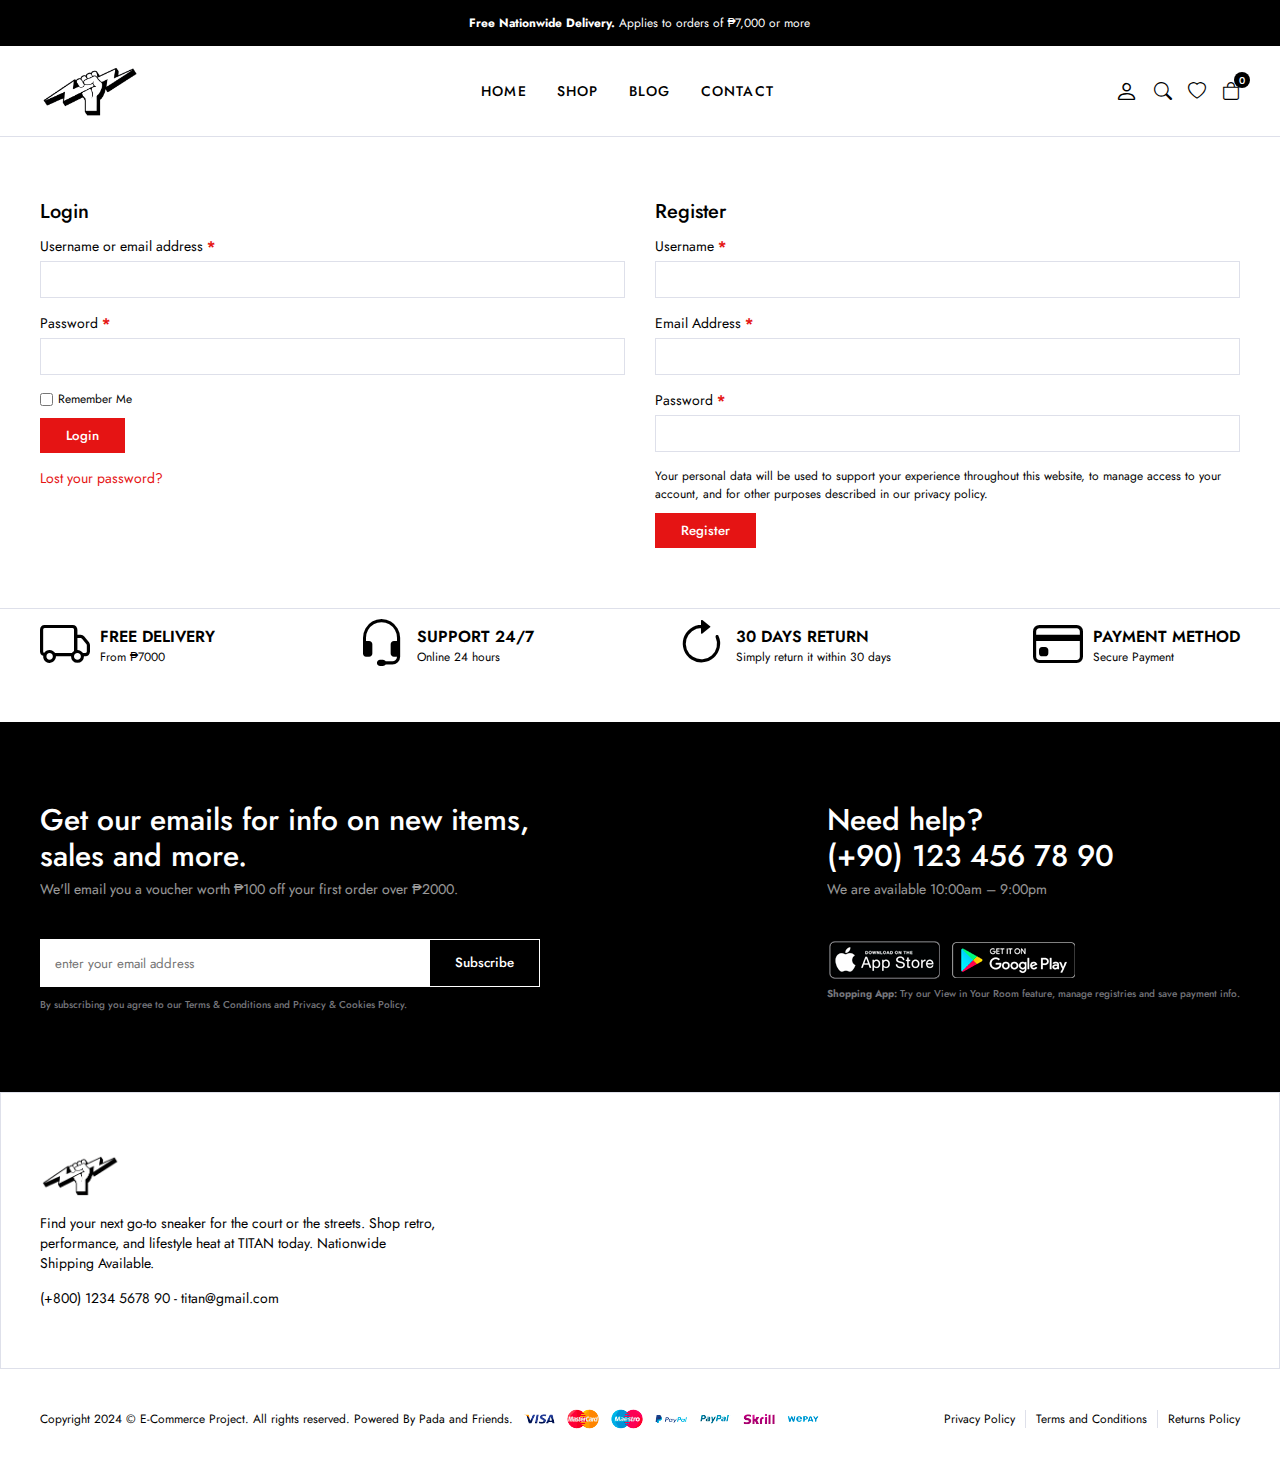
<file: account.html>
<!DOCTYPE html>
<html lang="en">

<head>
  <meta charset="UTF-8" />
  <meta http-equiv="X-UA-Compatible" content="IE=edge" />
  <meta name="viewport" content="width=device-width, initial-scale=1.0" />
  <!-- !bootstrap icon -->
  <link rel="stylesheet" href="https://cdn.jsdelivr.net/npm/bootstrap-icons@1.10.2/font/bootstrap-icons.css" />
  <link rel="stylesheet" href="css/main.css" />
  <title>TITAN</title>
  <link rel="icon" href="icon.png">
</head>

<body>
  <!-- ! header start -->
  <header>
    <div class="global-notification">
      <div class="container">
        <p>
          <b>Free Nationwide Delivery.</b> Applies to orders of ₱7,000 or more
        </p>
      </div>
    </div>
    <div class="header-row">
      <div class="container">
        <div class="header-wrapper">
          <div class="header-mobile">
            <i class="bi bi-list" id="btn-menu"></i>
          </div>
          <div class="header-left">
            <a href="index.html" class="logo"><img style="width: 100px;" src="logoo.png" alt=""></a>
        </div>
        <div class="header-center" id="sidebar">
            <nav class="navigation">
                <ul class="menu-list">
                    <li class="menu-list-item">
                        <a href="index.html" class="menu-link">Home
                        </a>
                    </li>
                <li class="menu-list-item megamenu-wrapper">
                  <a href="shop.html" class="menu-link">Shop</a>
                </li>
                <li class="menu-list-item">
                  <a href="blog.html" class="menu-link">Blog
                  </a>
                </li>
                <li class="menu-list-item">
                  <a href="contact.html" class="menu-link">Contact</a>
                </li>
              </ul>
            </nav>
            <i class="bi-x-circle" id="close-sidebar"></i>
          </div>
          <div class="header-right">
            <div class="header-right-links">
              <a href="account.html">
                <i class="bi bi-person"></i>
              </a>
              <button class="search-button">
                <i class="bi bi-search"></i>
              </button>
              <a href="#">
                <i class="bi bi-heart"></i>
              </a>
              <div class="header-cart">
                <a href="cart.html" class="header-cart-link">
                  <i class="bi bi-bag"></i>
                  <span class="header-cart-count">0</span>
                </a>
              </div>
            </div>
          </div>
        </div>
      </div>
    </div>
  </header>
  <!-- ! header end -->

  <!-- ! modal search start -->
  <div class="modal-search">
    <div class="modal-wrapper">
      <h3 class="modal-title">Search for products</h3>
      <p class="modal-text">
        Start typing to see products you are looking for.
      </p>
      <div class="search">
        <input type="text" placeholder="Search a product" />
        <button><i class="bi bi-search"></i></button>
      </div>
      </form>
      <div class="search-result">
        <div class="search-heading">
          <h3>RESULT FROM PRODUCT</h3>
        </div>
        <div class="results">

        </div>
      </div>
      <i class="bi bi-x-circle" id="close-modal-search"></i>
    </div>
  </div>
  <!-- ! modal search end -->


  <!-- ! account start -->
  <section class="account-page">
    <div class="container">
      <div class="account-wrapper">
        <div class="account-column">
          <h2>Login</h2>
          <form>
            <div>
              <label>
                <span>Username or email address <span class="required">*</span></span>
                <input type="text">
              </label>
            </div>
            <div>
              <label>
                <span>Password <span class="required">*</span></span>
                <input type="password">
              </label>
            </div>
            <p class="remember">
              <label>
                <input type="checkbox">
                <span>Remember Me</span>
              </label>
              <button class="btn btn-sm">Login</button>
            </p>
            <a href="#" class="form-link">Lost your password?</a>
          </form>
        </div>
        <div class="account-column">
          <h2>Register</h2>
          <form>
            <div>
              <label>
                <span>Username <span class="required">*</span></span>
                <input type="text">
              </label>
            </div>
            <div>
              <label>
                <span>Email Address <span class="required">*</span></span>
                <input type="email">
              </label>
            </div>
            <div>
              <label>
                <span>Password <span class="required">*</span></span>
                <input type="password">
              </label>
            </div>
            <div class="privacy-policy-text remember">
              <p>
                Your personal data will be used to support your experience throughout this website, to manage access to
                your account, and for other purposes described in our <a href="#">privacy policy</a>.
              </p>
              <button class="btn btn-sm">Register</button>
            </div>
          </form>
        </div>
      </div>
    </div>
  </section>
  <!-- ! account end -->

  <!-- ! policy start -->
  <section class="policy">
    <div class="container">
      <ul class="policy-list">
        <li class="policy-item">
          <i class="bi bi-truck"></i>
          <div class="policy-texts">
            <strong>FREE DELIVERY</strong>
            <span>From ₱7000</span>
          </div>
        </li>
        <li class="policy-item">
          <i class="bi bi-headset"></i>
          <div class="policy-texts">
            <strong>SUPPORT 24/7</strong>
            <span>Online 24 hours</span>
          </div>
        </li>
        <li class="policy-item">
          <i class="bi bi-arrow-clockwise"></i>
          <div class="policy-texts">
            <strong>30 DAYS RETURN</strong>
            <span>Simply return it within 30 days</span>
          </div>
        </li>
        <li class="policy-item">
          <i class="bi bi-credit-card"></i>
          <div class="policy-texts">
            <strong>PAYMENT METHOD</strong>
            <span>Secure Payment</span>
          </div>
        </li>
      </ul>
    </div>
  </section>
  <!-- ! policy end -->

  <!-- ! footer start -->
  <section class="footer">
    <div class="subscribe-contact-row">
      <div class="container">
        <div class="subscribe-contact-wrapper">
          <div class="subscribe-wrapper">
            <div class="footer-subscribe">
              <div class="footer-subscribe-top">
                <h3 class="subscribe-title">
                  Get our emails for info on new items, sales and more.
                </h3>
                <p class="subscribe-desc">
                  We'll email you a voucher worth ₱100 off your first order
                  over ₱2000.
                </p>
              </div>
              <div class="footer-subscribe-bottom">
                <form>
                  <input type="text" placeholder="enter your email address" />
                  <button class="btn">Subscribe</button>
                </form>
                <p class="privacy-text">
                  By subscribing you agree to our
                  Terms & Conditions and Privacy & Cookies Policy.
                </p>
              </div>
            </div>
          </div>
          <div class="contact-wrapper">
            <div class="footer-contact-top">
              <h3 class="contact-title">Need help? <br>
                (+90) 123 456 78 90
              </h3>
              <p class="contact-desc">We are available 10:00am – 9:00pm
              </p>
            </div>
            <div class="footer-contact-bottom">
              <div class="download-app">
                  <img src="img/footer/app-store.png" alt="">
                  <img src="img/footer/google-play.png" alt="">
              </div>
              <p class="privacy-text">
                <strong>Shopping App:</strong> Try our View in Your Room feature, manage registries and save payment
                info.
              </p>
            </div>
          </div>
        </div>
      </div>
    </div>
    <div class="widgets-row">
      <div class="container">
        <div class="footer-widgets">
          <div class="brand-info">
            <div class="footer-logo">
              <a href="/" class="logo"><img style="width: 80px;" src="logoo.png" alt=""></a>
            </div>
            <div class="footer-desc">
              Find your next go-to sneaker for the court or the streets. Shop retro, performance, and lifestyle heat at TITAN today. Nationwide Shipping Available.
            </div>
            <div class="footer-contact">
              <p>
                (+800) 1234 5678 90 -
               titan@gmail.com
              </p>
            </div>
          </div>
          <div class="widget-nav-menu">
          </div>
        </div>
      </div>
    </div>
    <div class="copyright-row">
      <div class="copyright-row">
        <div class="container">
          <div class="footer-copyright">
            <div class="site-copyright">
              <p>
                Copyright 2024 © E-Commerce Project. All rights reserved.
                Powered By Pada and Friends.
              </p>
            </div>
              <img src="img/footer/cards.png" alt="">
            <div class="footer-menu">
              <ul class="footer-menu-list">
                <li class="list-item">
               Privacy Policy
                </li>
                <li class="list-item">
                 Terms and Conditions
                </li>
                <li class="list-item">
                Returns Policy
                </li>
              </ul>
            </div>
          </div>
        </div>
      </div>
    </div>
  </section>
  <!-- ! footer end -->

<!-- scripts start -->
<script src="js/main.js" type="module"></script>
<!-- scripts end -->
</body>

</html>
</file>
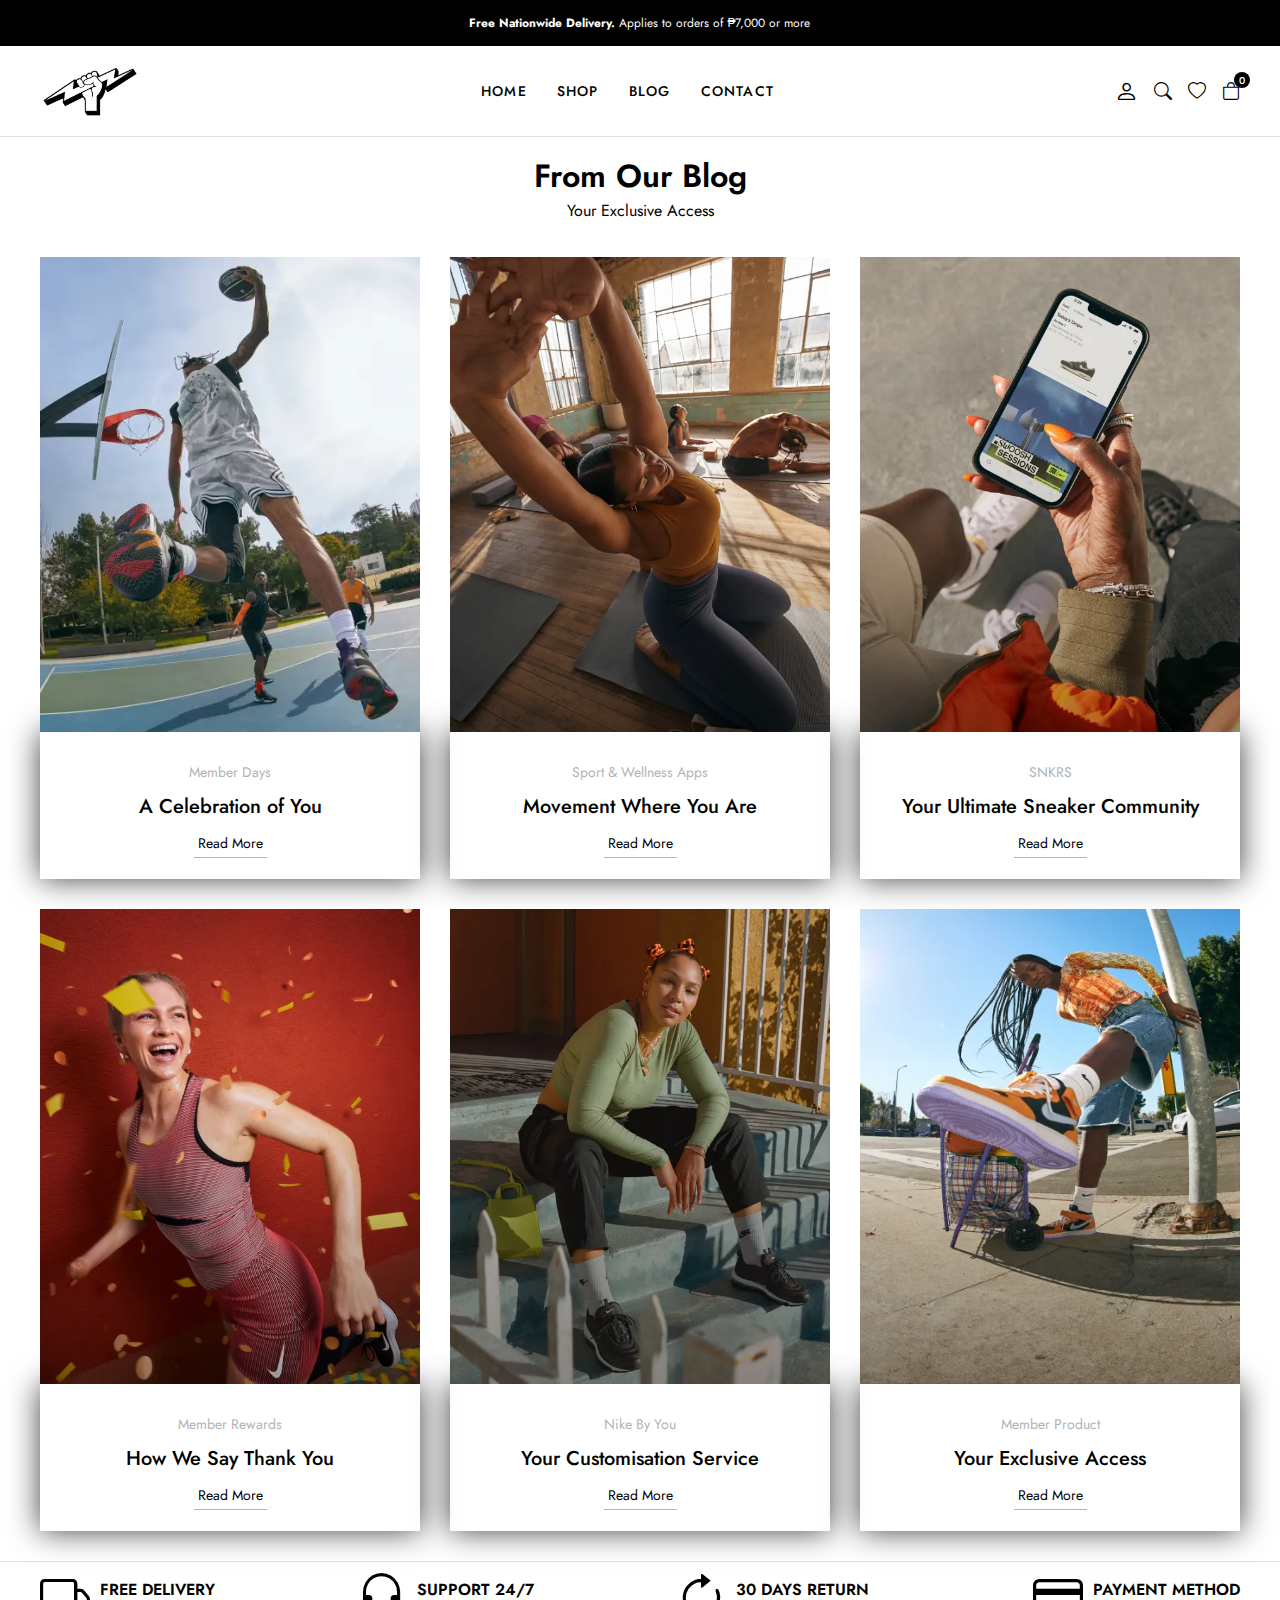
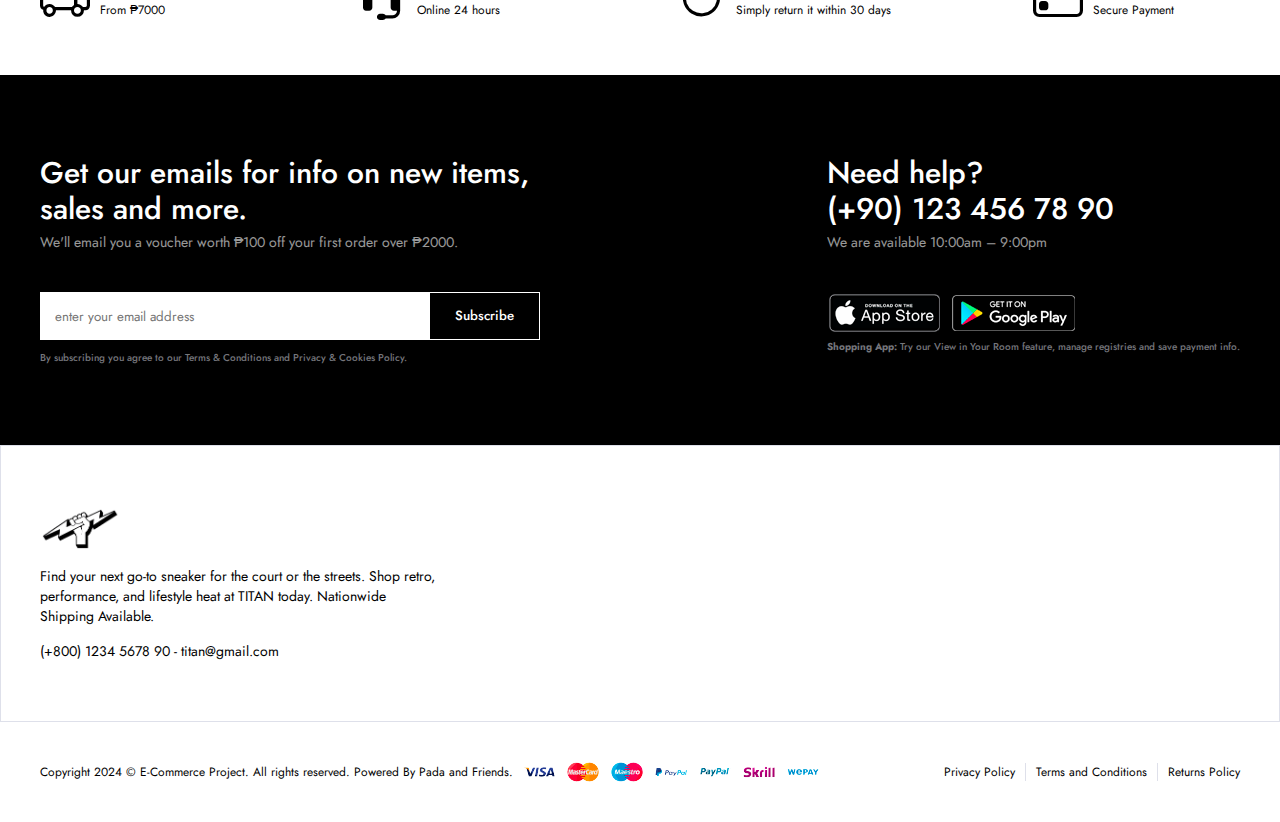
<file: blog.html>
<!DOCTYPE html>
<html lang="en">

<head>
    <meta charset="UTF-8" />
    <meta http-equiv="X-UA-Compatible" content="IE=edge" />
    <meta name="viewport" content="width=device-width, initial-scale=1.0" />
    <!-- !bootstrap icon -->
    <link rel="stylesheet" href="https://cdn.jsdelivr.net/npm/bootstrap-icons@1.10.2/font/bootstrap-icons.css" />
    <link rel="stylesheet" href="css/main.css" />
    <title>TITAN</title>
    <link rel="icon" href="icon.png">
</head>

<body>
  <!-- ! header start -->
  <header>
    <div class="global-notification">
      <div class="container">
        <p>
          <b>Free Nationwide Delivery.</b> Applies to orders of ₱7,000 or more
        </p>
      </div>
    </div>
    <div class="header-row">
      <div class="container">
        <div class="header-wrapper">
          <div class="header-mobile">
            <i class="bi bi-list" id="btn-menu"></i>
          </div>
          <div class="header-left">
            <a href="index.html" class="logo"><img style="width: 100px;" src="logoo.png" alt=""></a>
        </div>
        <div class="header-center" id="sidebar">
            <nav class="navigation">
                <ul class="menu-list">
                    <li class="menu-list-item">
                        <a href="index.html" class="menu-link">Home
                        </a>
                    </li>
                <li class="menu-list-item megamenu-wrapper">
                  <a href="shop.html" class="menu-link">Shop</a>
                </li>
                <li class="menu-list-item">
                  <a href="blog.html" class="menu-link">Blog
                  </a>
                </li>
                <li class="menu-list-item">
                  <a href="contact.html" class="menu-link">Contact</a>
                </li>
              </ul>
            </nav>
            <i class="bi-x-circle" id="close-sidebar"></i>
          </div>
          <div class="header-right">
            <div class="header-right-links">
              <a href="account.html">
                <i class="bi bi-person"></i>
              </a>
              <button class="search-button">
                <i class="bi bi-search"></i>
              </button>
              <a href="#">
                <i class="bi bi-heart"></i>
              </a>
              <div class="header-cart">
                <a href="cart.html" class="header-cart-link">
                  <i class="bi bi-bag"></i>
                  <span class="header-cart-count">0</span>
                </a>
              </div>
            </div>
          </div>
        </div>
      </div>
    </div>
  </header>
  <!-- ! header end -->

  <!-- ! modal search start -->
  <div class="modal-search">
    <div class="modal-wrapper">
      <h3 class="modal-title">Search for products</h3>
      <p class="modal-text">
        Start typing to see products you are looking for.
      </p>
      <div class="search">
        <input type="text" placeholder="Search a product" />
        <button><i class="bi bi-search"></i></button>
      </div>
      </form>
      <div class="search-result">
        <div class="search-heading">
          <h3>RESULT FROM PRODUCT</h3>
        </div>
        <div class="results">

        </div>
      </div>
      <i class="bi bi-x-circle" id="close-modal-search"></i>
    </div>
  </div>
  <!-- ! modal search end -->


    <!-- ! blogs start  -->
    <section class="blogs blog-page">
        <div class="container">
            <div class="section-title">
                <h2>From Our Blog</h2>
                <p>Your Exclusive Access</p>
            </div>
            <ul class="blog-list">
                <li class="blog-item">
                    <a href="single-blog.html" class="blog-image">
                        <img src="img/blogs/blog1.jpg" alt="" />
                    </a>
                    <div class="blog-info">
                        <div class="blog-info-top">
                            <span>Member Days</span>
                       
                        </div>
                        <div class="blog-info-center">
                            <a href="single-blog.html"> A Celebration of You </a>
                        </div>
                        <div class="blog-info-bottom">
                            <a href="single-blog.html">Read More</a>
                        </div>
                    </div>
                </li>
                <li class="blog-item">
                    <a href="single-blog.html" class="blog-image">
                        <img src="img/blogs/blog2.jpg" alt="" />
                    </a>
                    <div class="blog-info">
                        <div class="blog-info-top">
                            <span>Sport & Wellness Apps</span>
                           
                        </div>
                        <div class="blog-info-center">
                            <a href="single-blog.html"> Movement Where You Are </a>
                        </div>
                        <div class="blog-info-bottom">
                            <a href="single-blog.html">Read More</a>
                        </div>
                    </div>
                </li>
                <li class="blog-item">
                    <a href="single-blog.html" class="blog-image">
                        <img src="img/blogs/blog3.jpg" alt="" />
                    </a>
                    <div class="blog-info">
                        <div class="blog-info-top">
                            <span>SNKRS</span>
                          
                        </div>
                        <div class="blog-info-center">
                            <a href="single-blog.html"> Your Ultimate Sneaker Community </a>
                        </div>
                        <div class="blog-info-bottom">
                            <a href="single-blog.html">Read More</a>
                        </div>
                    </div>
                </li>
                <li class="blog-item">
                    <a href="single-blog.html" class="blog-image">
                        <img src="img/blogs/blog4.jpg" alt="" />
                    </a>
                    <div class="blog-info">
                        <div class="blog-info-top">
                            <span>Member Rewards</span>
                        </div>
                        <div class="blog-info-center">
                            <a href="single-blog.html"> How We Say Thank You </a>
                        </div>
                        <div class="blog-info-bottom">
                            <a href="single-blog.html">Read More</a>
                        </div>
                    </div>
                </li>
                <li class="blog-item">
                    <a href="single-blog.html" class="blog-image">
                        <img src="img/blogs/blog5.jpg" alt="" />
                    </a>
                    <div class="blog-info">
                        <div class="blog-info-top">
                            <span>Nike By You</span>
                        </div>
                        <div class="blog-info-center">
                            <a href="single-blog.html"> Your Customisation Service </a>
                        </div>
                        <div class="blog-info-bottom">
                            <a href="single-blog.html">Read More</a>
                        </div>
                    </div>
                </li>
                <li class="blog-item">
                    <a href="single-blog.html" class="blog-image">
                        <img src="img/blogs/blog6.jpg" alt="" />
                    </a>
                    <div class="blog-info">
                        <div class="blog-info-top">
                            <span>Member Product</span>
                          
                        </div>
                        <div class="blog-info-center">
                            <a href="single-blog.html"> Your Exclusive Access </a>
                        </div>
                        <div class="blog-info-bottom">
                            <a href="single-blog.html">Read More</a>
                        </div>
                    </div>
                </li>
            </ul>
        </div>
    </section>
    <!-- ! blogs end -->

  <!-- ! policy start -->
  <section class="policy">
    <div class="container">
      <ul class="policy-list">
        <li class="policy-item">
          <i class="bi bi-truck"></i>
          <div class="policy-texts">
            <strong>FREE DELIVERY</strong>
            <span>From ₱7000</span>
          </div>
        </li>
        <li class="policy-item">
          <i class="bi bi-headset"></i>
          <div class="policy-texts">
            <strong>SUPPORT 24/7</strong>
            <span>Online 24 hours</span>
          </div>
        </li>
        <li class="policy-item">
          <i class="bi bi-arrow-clockwise"></i>
          <div class="policy-texts">
            <strong>30 DAYS RETURN</strong>
            <span>Simply return it within 30 days</span>
          </div>
        </li>
        <li class="policy-item">
          <i class="bi bi-credit-card"></i>
          <div class="policy-texts">
            <strong>PAYMENT METHOD</strong>
            <span>Secure Payment</span>
          </div>
        </li>
      </ul>
    </div>
  </section>
  <!-- ! policy end -->

  <!-- ! footer start -->
  <section class="footer">
    <div class="subscribe-contact-row">
      <div class="container">
        <div class="subscribe-contact-wrapper">
          <div class="subscribe-wrapper">
            <div class="footer-subscribe">
              <div class="footer-subscribe-top">
                <h3 class="subscribe-title">
                  Get our emails for info on new items, sales and more.
                </h3>
                <p class="subscribe-desc">
                  We'll email you a voucher worth ₱100 off your first order
                  over ₱2000.
                </p>
              </div>
              <div class="footer-subscribe-bottom">
                <form>
                  <input type="text" placeholder="enter your email address" />
                  <button class="btn">Subscribe</button>
                </form>
                <p class="privacy-text">
                  By subscribing you agree to our
                  Terms & Conditions and Privacy & Cookies Policy.
                </p>
              </div>
            </div>
          </div>
          <div class="contact-wrapper">
            <div class="footer-contact-top">
              <h3 class="contact-title">Need help? <br>
                (+90) 123 456 78 90
              </h3>
              <p class="contact-desc">We are available 10:00am – 9:00pm
              </p>
            </div>
            <div class="footer-contact-bottom">
              <div class="download-app">
                  <img src="img/footer/app-store.png" alt="">
                  <img src="img/footer/google-play.png" alt="">
              </div>
              <p class="privacy-text">
                <strong>Shopping App:</strong> Try our View in Your Room feature, manage registries and save payment
                info.
              </p>
            </div>
          </div>
        </div>
      </div>
    </div>
    <div class="widgets-row">
      <div class="container">
        <div class="footer-widgets">
          <div class="brand-info">
            <div class="footer-logo">
              <a href="/" class="logo"><img style="width: 80px;" src="logoo.png" alt=""></a>
            </div>
            <div class="footer-desc">
              Find your next go-to sneaker for the court or the streets. Shop retro, performance, and lifestyle heat at TITAN today. Nationwide Shipping Available.
            </div>
            <div class="footer-contact">
              <p>
                (+800) 1234 5678 90 -
               titan@gmail.com
              </p>
            </div>
          </div>
          <div class="widget-nav-menu">
          </div>
        </div>
      </div>
    </div>
    <div class="copyright-row">
      <div class="copyright-row">
        <div class="container">
          <div class="footer-copyright">
            <div class="site-copyright">
              <p>
                Copyright 2024 © E-Commerce Project. All rights reserved.
                Powered By Pada and Friends.
              </p>
            </div>
              <img src="img/footer/cards.png" alt="">
            <div class="footer-menu">
              <ul class="footer-menu-list">
                <li class="list-item">
               Privacy Policy
                </li>
                <li class="list-item">
                 Terms and Conditions
                </li>
                <li class="list-item">
                Returns Policy
                </li>
              </ul>
            </div>
          </div>
        </div>
      </div>
    </div>
  </section>
  <!-- ! footer end -->

  <!-- scripts start -->
  <script src="js/main.js" type="module"></script>
  <!-- scripts end -->

</body>

</html>
</file>
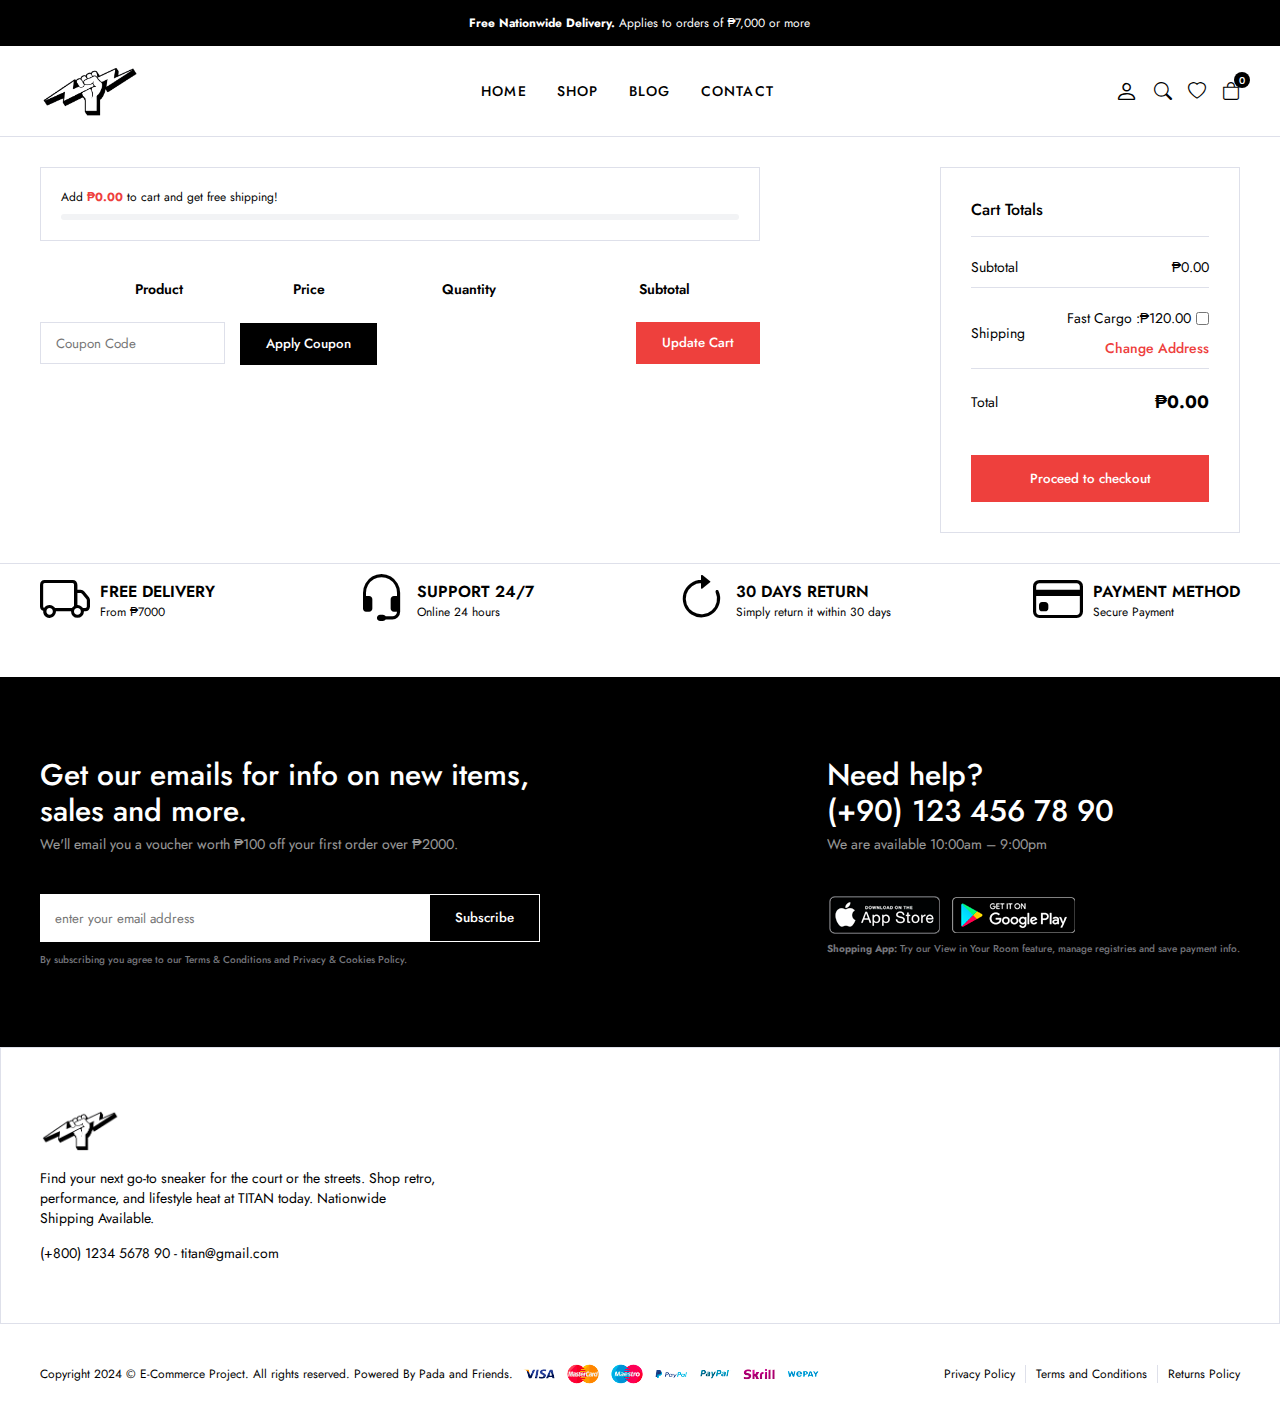
<file: cart.html>
<!DOCTYPE html>
<html lang="en">

<head>
    <meta charset="UTF-8" />
    <meta http-equiv="X-UA-Compatible" content="IE=edge" />
    <meta name="viewport" content="width=device-width, initial-scale=1.0" />
    <!-- !bootstrap icon -->
    <link rel="stylesheet" href="https://cdn.jsdelivr.net/npm/bootstrap-icons@1.10.2/font/bootstrap-icons.css" />
    <link rel="stylesheet" href="css/main.css" />
    <title>TITAN</title>
    <link rel="icon" href="icon.png">
</head>

<body>
  <!-- ! header start -->
  <header>
    <div class="global-notification">
      <div class="container">
        <p>
          <b>Free Nationwide Delivery.</b> Applies to orders of ₱7,000 or more
        </p>
      </div>
    </div>
    <div class="header-row">
      <div class="container">
        <div class="header-wrapper">
          <div class="header-mobile">
            <i class="bi bi-list" id="btn-menu"></i>
          </div>
          <div class="header-left">
            <a href="index.html" class="logo"><img style="width: 100px;" src="logoo.png" alt=""></a>
        </div>
        <div class="header-center" id="sidebar">
            <nav class="navigation">
                <ul class="menu-list">
                    <li class="menu-list-item">
                        <a href="index.html" class="menu-link">Home
                        </a>
                    </li>
                <li class="menu-list-item megamenu-wrapper">
                  <a href="shop.html" class="menu-link">Shop</a>
                </li>
                <li class="menu-list-item">
                  <a href="blog.html" class="menu-link">Blog
                  </a>
                </li>
                <li class="menu-list-item">
                  <a href="contact.html" class="menu-link">Contact</a>
                </li>
              </ul>
            </nav>
            <i class="bi-x-circle" id="close-sidebar"></i>
          </div>
          <div class="header-right">
            <div class="header-right-links">
              <a href="account.html">
                <i class="bi bi-person"></i>
              </a>
              <button class="search-button">
                <i class="bi bi-search"></i>
              </button>
              <a href="#">
                <i class="bi bi-heart"></i>
              </a>
              <div class="header-cart">
                <a href="cart.html" class="header-cart-link">
                  <i class="bi bi-bag"></i>
                  <span class="header-cart-count">0</span>
                </a>
              </div>
            </div>
          </div>
        </div>
      </div>
    </div>
  </header>
  <!-- ! header end -->

  <!-- ! modal search start -->
  <div class="modal-search">
    <div class="modal-wrapper">
      <h3 class="modal-title">Search for products</h3>
      <p class="modal-text">
        Start typing to see products you are looking for.
      </p>
      <div class="search">
        <input type="text" placeholder="Search a product" />
        <button><i class="bi bi-search"></i></button>
      </div>
      </form>
      <div class="search-result">
        <div class="search-heading">
          <h3>RESULT FROM PRODUCT</h3>
        </div>
        <div class="results">

        </div>
      </div>
      <i class="bi bi-x-circle" id="close-modal-search"></i>
    </div>
  </div>
  <!-- ! modal search end -->

 

    <!-- ! cart start -->
    <section class="cart-page">
        <div class="container">
            <div class="cart-page-wrapper">
                <form class="cart-form">
                    <div class="free-progress-bar">
                        <p class="progress-bar-title">
                            Add <strong>₱0.00</strong> to cart and get free shipping!
                        </p>
                        <div class="progress-bar">
                            <span class="progress"></span>
                        </div>
                    </div>
                    <div class="shop-table-wrapper">
                        <table class="shop-table">
                            <thead>
                                <th class="product-thumbnail">&nbsp;</th>
                                <th class="product-thumbnail">&nbsp;</th>
                                <th class="product-name">Product</th>
                                <th class="product-price">Price</th>
                                <th class="product-quantity">Quantity</th>
                                <th class="product-subtotal">Subtotal</th>
                            </thead>
                            <tbody class="cart-wrapper" id="cart-product">

                            </tbody>
                        </table>
                        <div class="action-wrapper">
                            <div class="coupon">
                                <input type="text" class="input-text" placeholder="Coupon Code">
                                <button class="btn btn-black btn-md">Apply Coupon</button>
                            </div>
                            <div class="update-coupon">
                                <button class="btn btn-red btn-md">Update Cart</button>
                            </div>
                        </div>
                    </div>
                </form>
                <div class="cart-collaterals">
                    <div class="cart-totals">
                        <h2>Cart Totals</h2>
                        <table>
                            <tbody>
                                <tr class="cart-subtotal">
                                    <th>Subtotal</th>
                                    <td>
                                        <span id="subtotal">
                                            $316.00
                                        </span>
                                    </td>
                                </tr>
                                <tr>
                                    <th>Shipping</th>
                                    <td>
                                        <ul>
                                            <li>
                                                <label>
                                                    Fast Cargo :₱120.00
                                                    <input type="checkbox" id="fast-cargo">
                                                </label>
                                            </li>
                                            <li>
                                                <a href="#">Change Address</a>
                                            </li>
                                        </ul>
                                    </td>
                                </tr>
                                <tr>
                                    <th>Total</th>
                                    <td>
                                        <strong id="cart-total">$316.00</strong>
                                    </td>
                                </tr>
                            </tbody>
                        </table>
                        <div class="checkout">
                            <button class="btn btn-lg btn-red">Proceed to checkout</button>
                        </div>
                    </div>
                </div>
            </div>
        </div>
    </section>
    <!-- ! cart end -->

  <!-- ! policy start -->
  <section class="policy">
    <div class="container">
      <ul class="policy-list">
        <li class="policy-item">
          <i class="bi bi-truck"></i>
          <div class="policy-texts">
            <strong>FREE DELIVERY</strong>
            <span>From ₱7000</span>
          </div>
        </li>
        <li class="policy-item">
          <i class="bi bi-headset"></i>
          <div class="policy-texts">
            <strong>SUPPORT 24/7</strong>
            <span>Online 24 hours</span>
          </div>
        </li>
        <li class="policy-item">
          <i class="bi bi-arrow-clockwise"></i>
          <div class="policy-texts">
            <strong>30 DAYS RETURN</strong>
            <span>Simply return it within 30 days</span>
          </div>
        </li>
        <li class="policy-item">
          <i class="bi bi-credit-card"></i>
          <div class="policy-texts">
            <strong>PAYMENT METHOD</strong>
            <span>Secure Payment</span>
          </div>
        </li>
      </ul>
    </div>
  </section>
  <!-- ! policy end -->

  <!-- ! footer start -->
  <section class="footer">
    <div class="subscribe-contact-row">
      <div class="container">
        <div class="subscribe-contact-wrapper">
          <div class="subscribe-wrapper">
            <div class="footer-subscribe">
              <div class="footer-subscribe-top">
                <h3 class="subscribe-title">
                  Get our emails for info on new items, sales and more.
                </h3>
                <p class="subscribe-desc">
                  We'll email you a voucher worth ₱100 off your first order
                  over ₱2000.
                </p>
              </div>
              <div class="footer-subscribe-bottom">
                <form>
                  <input type="text" placeholder="enter your email address" />
                  <button class="btn">Subscribe</button>
                </form>
                <p class="privacy-text">
                  By subscribing you agree to our
                  Terms & Conditions and Privacy & Cookies Policy.
                </p>
              </div>
            </div>
          </div>
          <div class="contact-wrapper">
            <div class="footer-contact-top">
              <h3 class="contact-title">Need help? <br>
                (+90) 123 456 78 90
              </h3>
              <p class="contact-desc">We are available 10:00am – 9:00pm
              </p>
            </div>
            <div class="footer-contact-bottom">
              <div class="download-app">
                  <img src="img/footer/app-store.png" alt="">
                  <img src="img/footer/google-play.png" alt="">
              </div>
              <p class="privacy-text">
                <strong>Shopping App:</strong> Try our View in Your Room feature, manage registries and save payment
                info.
              </p>
            </div>
          </div>
        </div>
      </div>
    </div>
    <div class="widgets-row">
      <div class="container">
        <div class="footer-widgets">
          <div class="brand-info">
            <div class="footer-logo">
              <a href="/" class="logo"><img style="width: 80px;" src="logoo.png" alt=""></a>
            </div>
            <div class="footer-desc">
              Find your next go-to sneaker for the court or the streets. Shop retro, performance, and lifestyle heat at TITAN today. Nationwide Shipping Available.
            </div>
            <div class="footer-contact">
              <p>
                (+800) 1234 5678 90 -
               titan@gmail.com
              </p>
            </div>
          </div>
          <div class="widget-nav-menu">
          </div>
        </div>
      </div>
    </div>
    <div class="copyright-row">
      <div class="copyright-row">
        <div class="container">
          <div class="footer-copyright">
            <div class="site-copyright">
              <p>
                Copyright 2024 © E-Commerce Project. All rights reserved.
                Powered By Pada and Friends.
              </p>
            </div>
              <img src="img/footer/cards.png" alt="">
            <div class="footer-menu">
              <ul class="footer-menu-list">
                <li class="list-item">
               Privacy Policy
                </li>
                <li class="list-item">
                 Terms and Conditions
                </li>
                <li class="list-item">
                Returns Policy
                </li>
              </ul>
            </div>
          </div>
        </div>
      </div>
    </div>
  </section>
  <!-- ! footer end -->

 <!-- scripts start -->
 <script src="js/main.js" type="module"></script>
 <script src="js/cart.js"></script>
 <!-- scripts end -->

</body>

</html>
</file>
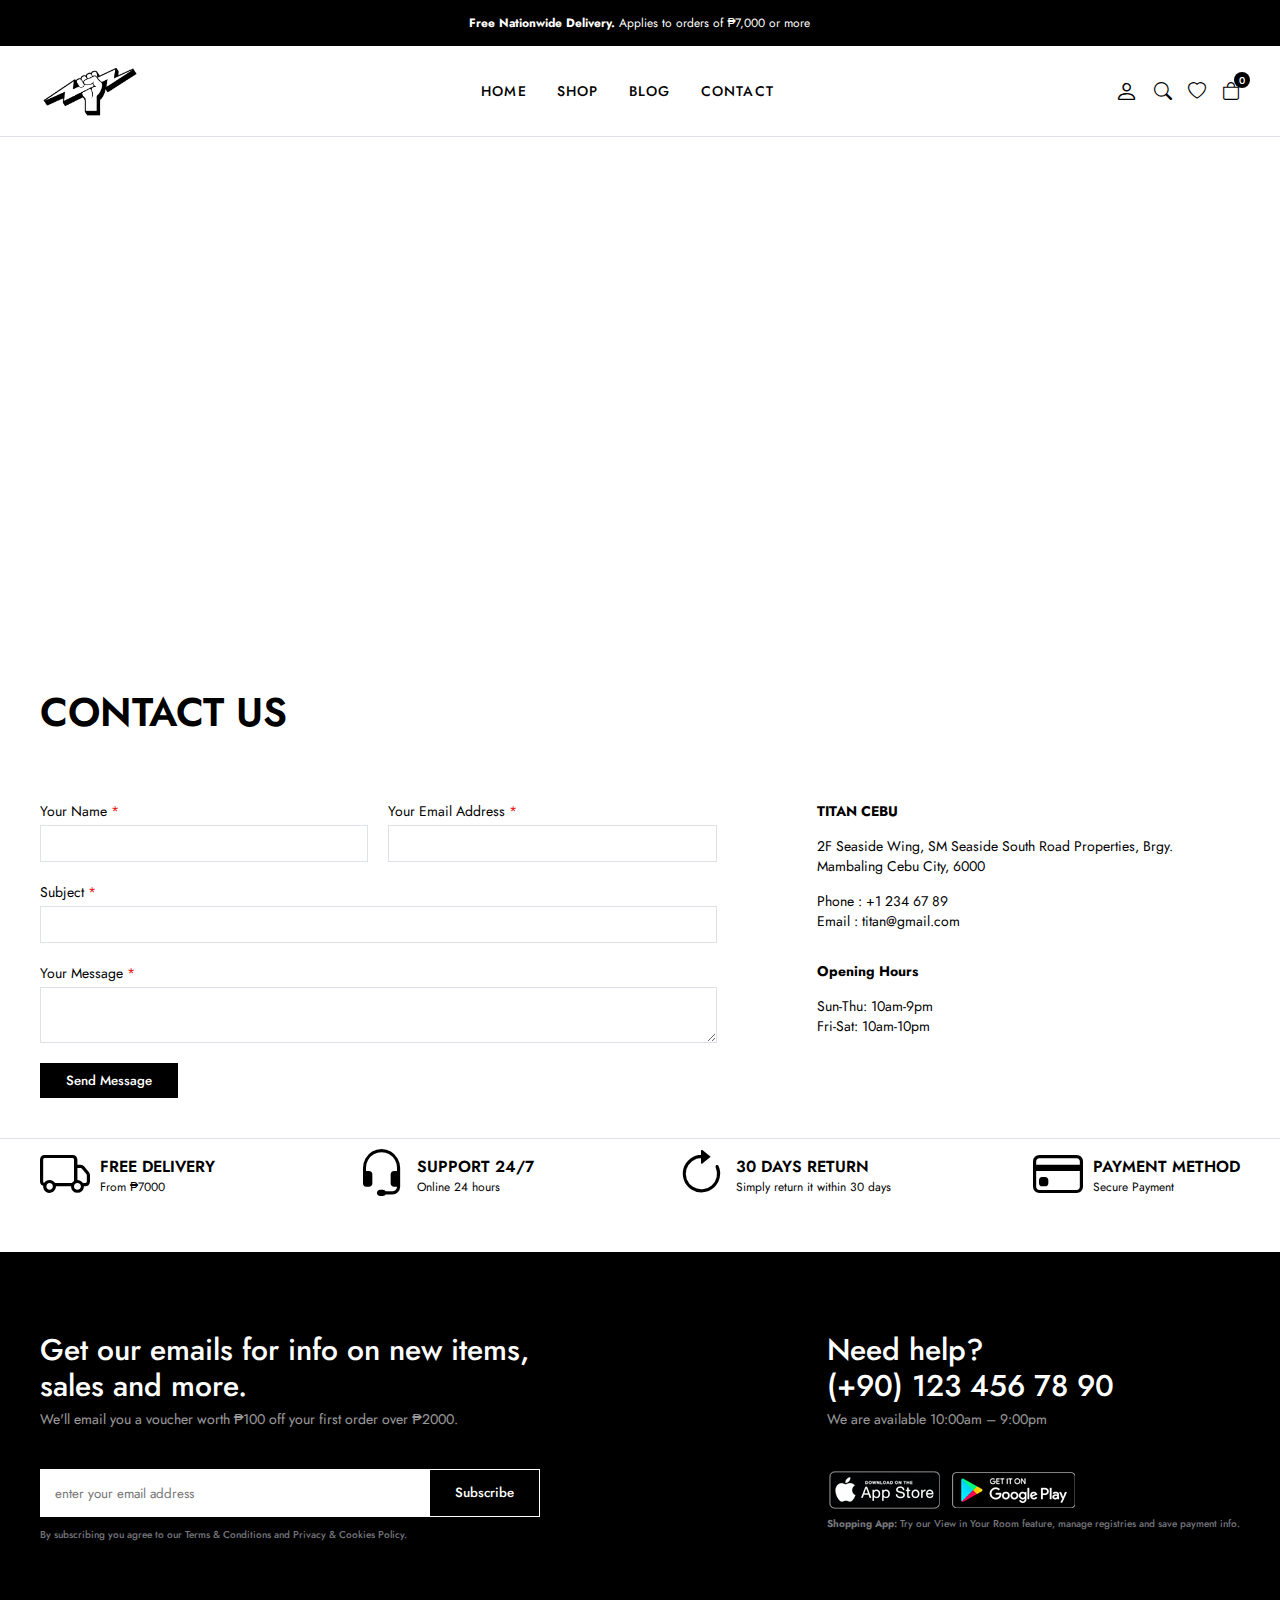
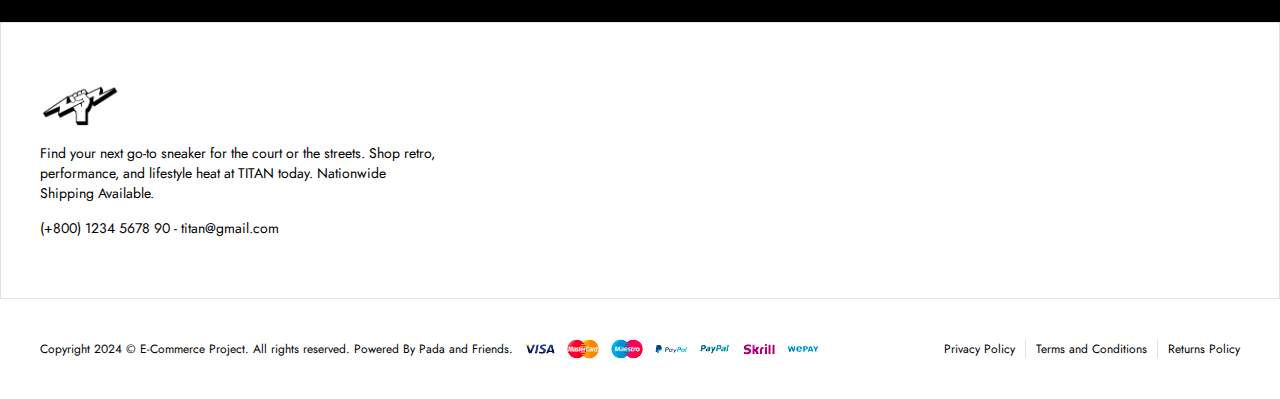
<file: contact.html>
<!DOCTYPE html>
<html lang="en">

<head>
    <meta charset="UTF-8" />
    <meta http-equiv="X-UA-Compatible" content="IE=edge" />
    <meta name="viewport" content="width=device-width, initial-scale=1.0" />
    <!-- !bootstrap icon -->
    <link rel="stylesheet" href="https://cdn.jsdelivr.net/npm/bootstrap-icons@1.10.2/font/bootstrap-icons.css" />
    <link rel="stylesheet" href="css/main.css" />
    <title>TITAN</title>
    <link rel="icon" href="icon.png">
</head>

<body>
  <!-- ! header start -->
  <header>
    <div class="global-notification">
      <div class="container">
        <p>
          <b>Free Nationwide Delivery.</b> Applies to orders of ₱7,000 or more
        </p>
      </div>
    </div>
    <div class="header-row">
      <div class="container">
        <div class="header-wrapper">
          <div class="header-mobile">
            <i class="bi bi-list" id="btn-menu"></i>
          </div>
          <div class="header-left">
            <a href="index.html" class="logo"><img style="width: 100px;" src="logoo.png" alt=""></a>
        </div>
        <div class="header-center" id="sidebar">
            <nav class="navigation">
                <ul class="menu-list">
                    <li class="menu-list-item">
                        <a href="index.html" class="menu-link">Home
                        </a>
                    </li>
                <li class="menu-list-item megamenu-wrapper">
                  <a href="shop.html" class="menu-link">Shop</a>
                </li>
                <li class="menu-list-item">
                  <a href="blog.html" class="menu-link">Blog
                  </a>
                </li>
                <li class="menu-list-item">
                  <a href="contact.html" class="menu-link">Contact</a>
                </li>
              </ul>
            </nav>
            <i class="bi-x-circle" id="close-sidebar"></i>
          </div>
          <div class="header-right">
            <div class="header-right-links">
              <a href="account.html">
                <i class="bi bi-person"></i>
              </a>
              <button class="search-button">
                <i class="bi bi-search"></i>
              </button>
              <a href="#">
                <i class="bi bi-heart"></i>
              </a>
              <div class="header-cart">
                <a href="cart.html" class="header-cart-link">
                  <i class="bi bi-bag"></i>
                  <span class="header-cart-count">0</span>
                </a>
              </div>
            </div>
          </div>
        </div>
      </div>
    </div>
  </header>
  <!-- ! header end -->

  <!-- ! modal search start -->
  <div class="modal-search">
    <div class="modal-wrapper">
      <h3 class="modal-title">Search for products</h3>
      <p class="modal-text">
        Start typing to see products you are looking for.
      </p>
      <div class="search">
        <input type="text" placeholder="Search a product" />
        <button><i class="bi bi-search"></i></button>
      </div>
      </form>
      <div class="search-result">
        <div class="search-heading">
          <h3>RESULT FROM PRODUCT</h3>
        </div>
        <div class="results">

        </div>
      </div>
      <i class="bi bi-x-circle" id="close-modal-search"></i>
    </div>
  </div>
  <!-- ! modal search end -->

    <!-- ! contact start -->
    <sectione class="contact">
        <div class="contact-top">
            <div class="contact-map">
                <iframe
                    src="https://www.google.com/maps/embed/v1/place?key=AIzaSyBFw0Qbyq9zTFTd-tUY6dZWTgaQzuU17R8&q=seaside&zoom=16&maptype=roadmap"
                    width="100%" height="500" style="border:0;" allowfullscreen="" loading="lazy"
                    referrerpolicy="no-referrer-when-downgrade"></iframe>
            </div>
        </div>
        <div class="contact-bottom">
            <div class="container">
                <div class="contact-texts">
                  
                    <h2>CONTACT US</h2>
                   
                </div>
                <div class="contact-elements">
                    <form class="contact-form">
                        <div>
                            <label for="">Your Name
                                <span>*</span>
                            </label>
                            <input type="text" required>
                        </div>
                        <div>
                            <label for="">Your Email Address
                                <span>*</span>
                            </label>
                            <input type="email" required>
                        </div>
                        <div>
                            <label for="">Subject
                                <span>*</span>
                            </label>
                            <input type="text" required>
                        </div>
                        <div>
                            <label for="">Your Message
                                <span>*</span>
                            </label>
                            <textarea required></textarea>
                        </div>
                        <button class="btn btn-sm form-button   ">Send Message</button>
                    </form>
                    <div class="contact-info">
                        <div class="contact-info-item">
                            <strong>TITAN CEBU
                            </strong>
                            <p class="contact-streets">2F Seaside Wing, SM Seaside
                                South Road Properties, Brgy. Mambaling
                                Cebu City, 6000</p>
                            <div class="contact-informations">
                                <a href="tel:+123456789">Phone : +1 234 67 89</a>
                                <a href="mailto:abc@gmail.com">Email : titan@gmail.com</a>
                            </div>
                        </div>
                        <div class="contact-info-item">
                            <strong>Opening Hours</strong>
                            <p class="contact-date">Sun-Thu: 10am-9pm</p>
                            <p>Fri-Sat: 10am-10pm</p>
                        </div>
                    </div>
                </div>
            </div>
        </div>
    </sectione>
    <!-- ! contact end -->

  <!-- ! policy start -->
  <section class="policy">
    <div class="container">
      <ul class="policy-list">
        <li class="policy-item">
          <i class="bi bi-truck"></i>
          <div class="policy-texts">
            <strong>FREE DELIVERY</strong>
            <span>From ₱7000</span>
          </div>
        </li>
        <li class="policy-item">
          <i class="bi bi-headset"></i>
          <div class="policy-texts">
            <strong>SUPPORT 24/7</strong>
            <span>Online 24 hours</span>
          </div>
        </li>
        <li class="policy-item">
          <i class="bi bi-arrow-clockwise"></i>
          <div class="policy-texts">
            <strong>30 DAYS RETURN</strong>
            <span>Simply return it within 30 days</span>
          </div>
        </li>
        <li class="policy-item">
          <i class="bi bi-credit-card"></i>
          <div class="policy-texts">
            <strong>PAYMENT METHOD</strong>
            <span>Secure Payment</span>
          </div>
        </li>
      </ul>
    </div>
  </section>
  <!-- ! policy end -->

  <!-- ! footer start -->
  <section class="footer">
    <div class="subscribe-contact-row">
      <div class="container">
        <div class="subscribe-contact-wrapper">
          <div class="subscribe-wrapper">
            <div class="footer-subscribe">
              <div class="footer-subscribe-top">
                <h3 class="subscribe-title">
                  Get our emails for info on new items, sales and more.
                </h3>
                <p class="subscribe-desc">
                  We'll email you a voucher worth ₱100 off your first order
                  over ₱2000.
                </p>
              </div>
              <div class="footer-subscribe-bottom">
                <form>
                  <input type="text" placeholder="enter your email address" />
                  <button class="btn">Subscribe</button>
                </form>
                <p class="privacy-text">
                  By subscribing you agree to our
                  Terms & Conditions and Privacy & Cookies Policy.
                </p>
              </div>
            </div>
          </div>
          <div class="contact-wrapper">
            <div class="footer-contact-top">
              <h3 class="contact-title">Need help? <br>
                (+90) 123 456 78 90
              </h3>
              <p class="contact-desc">We are available 10:00am – 9:00pm
              </p>
            </div>
            <div class="footer-contact-bottom">
              <div class="download-app">
                  <img src="img/footer/app-store.png" alt="">
                  <img src="img/footer/google-play.png" alt="">
              </div>
              <p class="privacy-text">
                <strong>Shopping App:</strong> Try our View in Your Room feature, manage registries and save payment
                info.
              </p>
            </div>
          </div>
        </div>
      </div>
    </div>
    <div class="widgets-row">
      <div class="container">
        <div class="footer-widgets">
          <div class="brand-info">
            <div class="footer-logo">
              <a href="/" class="logo"><img style="width: 80px;" src="logoo.png" alt=""></a>
            </div>
            <div class="footer-desc">
              Find your next go-to sneaker for the court or the streets. Shop retro, performance, and lifestyle heat at TITAN today. Nationwide Shipping Available.
            </div>
            <div class="footer-contact">
              <p>
                (+800) 1234 5678 90 -
               titan@gmail.com
              </p>
            </div>
          </div>
          <div class="widget-nav-menu">
          </div>
        </div>
      </div>
    </div>
    <div class="copyright-row">
      <div class="copyright-row">
        <div class="container">
          <div class="footer-copyright">
            <div class="site-copyright">
              <p>
                Copyright 2024 © E-Commerce Project. All rights reserved.
                Powered By Pada and Friends.
              </p>
            </div>
              <img src="img/footer/cards.png" alt="">
            <div class="footer-menu">
              <ul class="footer-menu-list">
                <li class="list-item">
               Privacy Policy
                </li>
                <li class="list-item">
                 Terms and Conditions
                </li>
                <li class="list-item">
                Returns Policy
                </li>
              </ul>
            </div>
          </div>
        </div>
      </div>
    </div>
  </section>
  <!-- ! footer end -->

  <!-- scripts start -->
  <script src="js/main.js" type="module"></script>
  <!-- scripts end -->

</body>

</html>
</file>
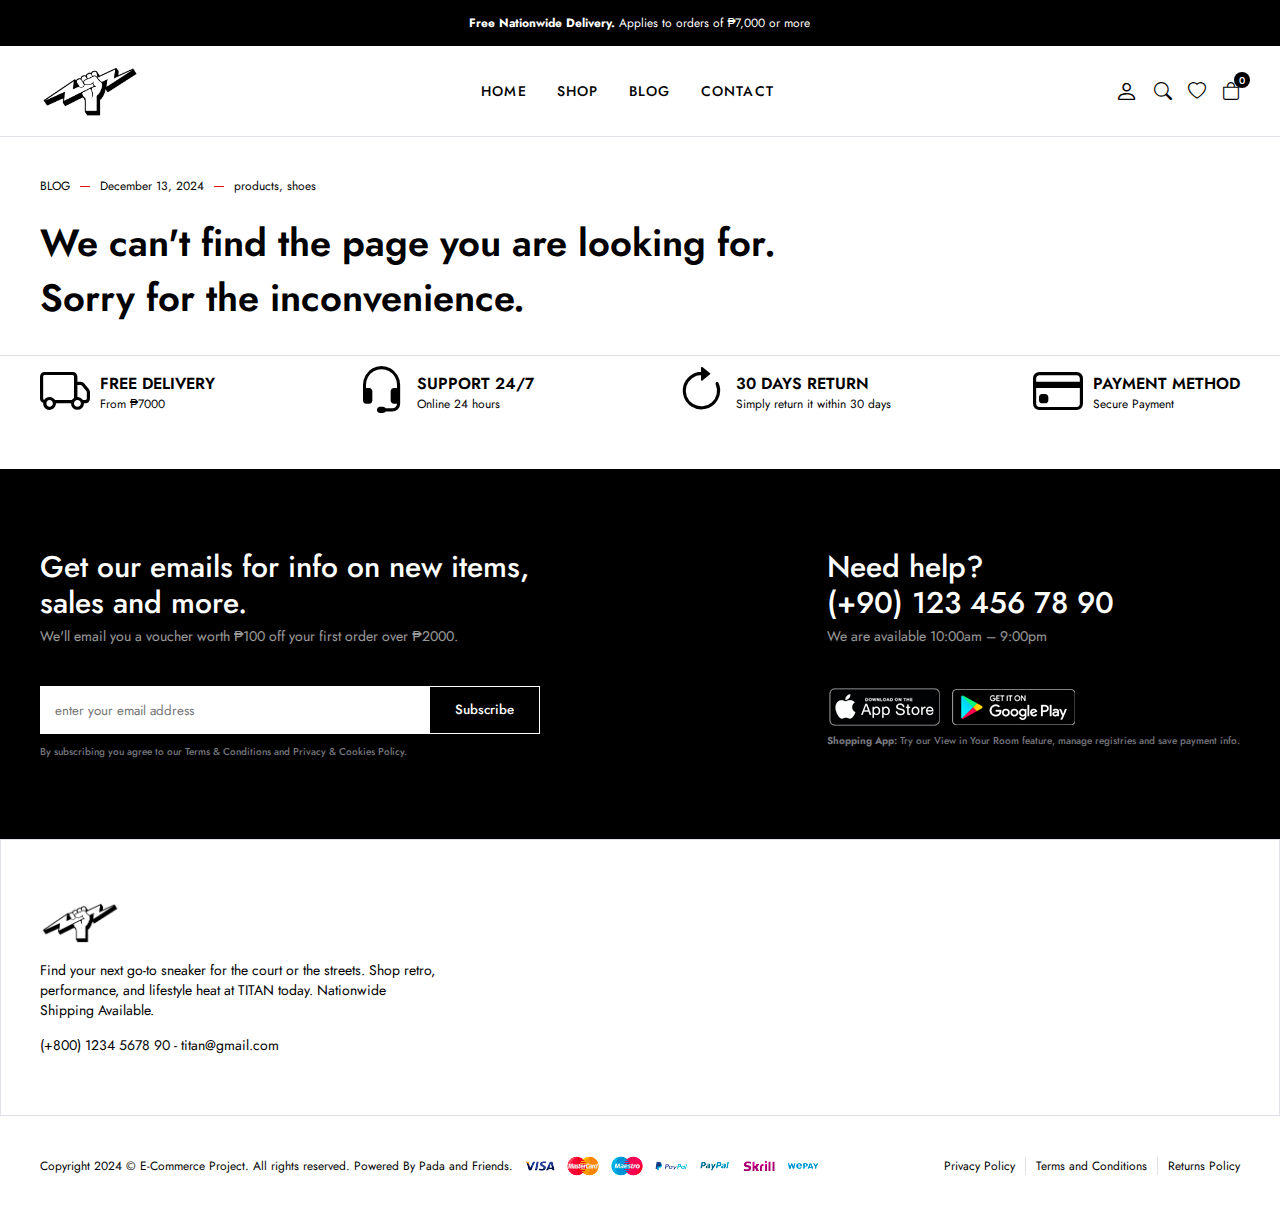
<file: single-blog.html>
<!DOCTYPE html>
<html lang="en">

<head>
    <meta charset="UTF-8" />
    <meta http-equiv="X-UA-Compatible" content="IE=edge" />
    <meta name="viewport" content="width=device-width, initial-scale=1.0" />
    <!-- !bootstrap icon -->
    <link rel="stylesheet" href="https://cdn.jsdelivr.net/npm/bootstrap-icons@1.10.2/font/bootstrap-icons.css" />
    <link rel="stylesheet" href="css/main.css" />
    <title>TITAN</title>
    <link rel="icon" href="icon.png">
</head>
<body>
  <!-- ! header start -->
  <header>
    <div class="global-notification">
      <div class="container">
        <p>
          <b>Free Nationwide Delivery.</b> Applies to orders of ₱7,000 or more
        </p>
      </div>
    </div>
    <div class="header-row">
      <div class="container">
        <div class="header-wrapper">
          <div class="header-mobile">
            <i class="bi bi-list" id="btn-menu"></i>
          </div>
          <div class="header-left">
            <a href="index.html" class="logo"><img style="width: 100px;" src="logoo.png" alt=""></a>
        </div>
        <div class="header-center" id="sidebar">
            <nav class="navigation">
                <ul class="menu-list">
                    <li class="menu-list-item">
                        <a href="index.html" class="menu-link">Home
                        </a>
                    </li>
                <li class="menu-list-item megamenu-wrapper">
                  <a href="shop.html" class="menu-link">Shop</a>
                </li>
                <li class="menu-list-item">
                  <a href="blog.html" class="menu-link">Blog
                  </a>
                </li>
                <li class="menu-list-item">
                  <a href="contact.html" class="menu-link">Contact</a>
                </li>
              </ul>
            </nav>
            <i class="bi-x-circle" id="close-sidebar"></i>
          </div>
          <div class="header-right">
            <div class="header-right-links">
              <a href="account.html">
                <i class="bi bi-person"></i>
              </a>
              <button class="search-button">
                <i class="bi bi-search"></i>
              </button>
              <a href="#">
                <i class="bi bi-heart"></i>
              </a>
              <div class="header-cart">
                <a href="cart.html" class="header-cart-link">
                  <i class="bi bi-bag"></i>
                  <span class="header-cart-count">0</span>
                </a>
              </div>
            </div>
          </div>
        </div>
      </div>
    </div>
  </header>
  <!-- ! header end -->

  <!-- ! modal search start -->
  <div class="modal-search">
    <div class="modal-wrapper">
      <h3 class="modal-title">Search for products</h3>
      <p class="modal-text">
        Start typing to see products you are looking for.
      </p>
      <div class="search">
        <input type="text" placeholder="Search a product" />
        <button><i class="bi bi-search"></i></button>
      </div>
      </form>
      <div class="search-result">
        <div class="search-heading">
          <h3>RESULT FROM PRODUCT</h3>
        </div>
        <div class="results">

        </div>
      </div>
      <i class="bi bi-x-circle" id="close-modal-search"></i>
    </div>
  </div>
  <!-- ! modal search end -->

    <!-- ! single blog start -->
    <section class="single-blog">
        <div class="container">
            <article>
                <div class="blog-wrapper">
                    <div class="blog-meta">
                        <div class="blog-category">
                            <a href="blog.html">
                                BLOG
                            </a>
                        </div>
                        <div class="blog-date">
                            
                                December 13, 2024
                           
                        </div>
                        <div class="blog-tags">
                           products,
                            shoes
                        </div>
                    </div>
                    <h1 class="blog-title">
                      We can't find the page you are looking for.<br>Sorry for the inconvenience.
                    </h1>
                    </div>
                </div>
            </article>
        </div>
    </section>
    <!-- ! single blog end -->

  <!-- ! policy start -->
  <section class="policy">
    <div class="container">
      <ul class="policy-list">
        <li class="policy-item">
          <i class="bi bi-truck"></i>
          <div class="policy-texts">
            <strong>FREE DELIVERY</strong>
            <span>From ₱7000</span>
          </div>
        </li>
        <li class="policy-item">
          <i class="bi bi-headset"></i>
          <div class="policy-texts">
            <strong>SUPPORT 24/7</strong>
            <span>Online 24 hours</span>
          </div>
        </li>
        <li class="policy-item">
          <i class="bi bi-arrow-clockwise"></i>
          <div class="policy-texts">
            <strong>30 DAYS RETURN</strong>
            <span>Simply return it within 30 days</span>
          </div>
        </li>
        <li class="policy-item">
          <i class="bi bi-credit-card"></i>
          <div class="policy-texts">
            <strong>PAYMENT METHOD</strong>
            <span>Secure Payment</span>
          </div>
        </li>
      </ul>
    </div>
  </section>
  <!-- ! policy end -->

  <!-- ! footer start -->
  <section class="footer">
    <div class="subscribe-contact-row">
      <div class="container">
        <div class="subscribe-contact-wrapper">
          <div class="subscribe-wrapper">
            <div class="footer-subscribe">
              <div class="footer-subscribe-top">
                <h3 class="subscribe-title">
                  Get our emails for info on new items, sales and more.
                </h3>
                <p class="subscribe-desc">
                  We'll email you a voucher worth ₱100 off your first order
                  over ₱2000.
                </p>
              </div>
              <div class="footer-subscribe-bottom">
                <form>
                  <input type="text" placeholder="enter your email address" />
                  <button class="btn">Subscribe</button>
                </form>
                <p class="privacy-text">
                  By subscribing you agree to our
                  Terms & Conditions and Privacy & Cookies Policy.
                </p>
              </div>
            </div>
          </div>
          <div class="contact-wrapper">
            <div class="footer-contact-top">
              <h3 class="contact-title">Need help? <br>
                (+90) 123 456 78 90
              </h3>
              <p class="contact-desc">We are available 10:00am – 9:00pm
              </p>
            </div>
            <div class="footer-contact-bottom">
              <div class="download-app">
                  <img src="img/footer/app-store.png" alt="">
                  <img src="img/footer/google-play.png" alt="">
              </div>
              <p class="privacy-text">
                <strong>Shopping App:</strong> Try our View in Your Room feature, manage registries and save payment
                info.
              </p>
            </div>
          </div>
        </div>
      </div>
    </div>
    <div class="widgets-row">
      <div class="container">
        <div class="footer-widgets">
          <div class="brand-info">
            <div class="footer-logo">
              <a href="/" class="logo"><img style="width: 80px;" src="logoo.png" alt=""></a>
            </div>
            <div class="footer-desc">
              Find your next go-to sneaker for the court or the streets. Shop retro, performance, and lifestyle heat at TITAN today. Nationwide Shipping Available.
            </div>
            <div class="footer-contact">
              <p>
                (+800) 1234 5678 90 -
               titan@gmail.com
              </p>
            </div>
          </div>
          <div class="widget-nav-menu">
          </div>
        </div>
      </div>
    </div>
    <div class="copyright-row">
      <div class="copyright-row">
        <div class="container">
          <div class="footer-copyright">
            <div class="site-copyright">
              <p>
                Copyright 2024 © E-Commerce Project. All rights reserved.
                Powered By Pada and Friends.
              </p>
            </div>
              <img src="img/footer/cards.png" alt="">
            <div class="footer-menu">
              <ul class="footer-menu-list">
                <li class="list-item">
               Privacy Policy
                </li>
                <li class="list-item">
                 Terms and Conditions
                </li>
                <li class="list-item">
                Returns Policy
                </li>
              </ul>
            </div>
          </div>
        </div>
      </div>
    </div>
  </section>
  <!-- ! footer end -->

</body>

</html>
</file>
<file: css/main.css>
/* ! global css */
@import url(base.css);

/* ! layout */
@import url(layout/header.css);
@import url(layout/footer.css);

/* ! components */
@import url(components/modal-search.css);
@import url(components/modal-dialog.css);
@import url(components/slider.css);
@import url(components/category-item.css);
@import url(components/product-item.css);
@import url(components/campaign-item.css);
@import url(components/blog-item.css);
@import url(components/brand-item.css);
@import url(components/campaign-single.css);
@import url(components/single-products/breadcrumb.css);
@import url(components/single-products/product-gallery.css);
@import url(components/single-products/product-info.css);
@import url(components/single-products/product-tabs.css);
@import url(components/reviews.css);

/* ! pages */
@import url(pages/home.css);
@import url(pages/contact.css);
@import url(pages/account.css);
@import url(pages/cart.css);
@import url(pages/single-product.css);
@import url(pages/blog.css);
@import url(pages/single-blog.css);
</file>
